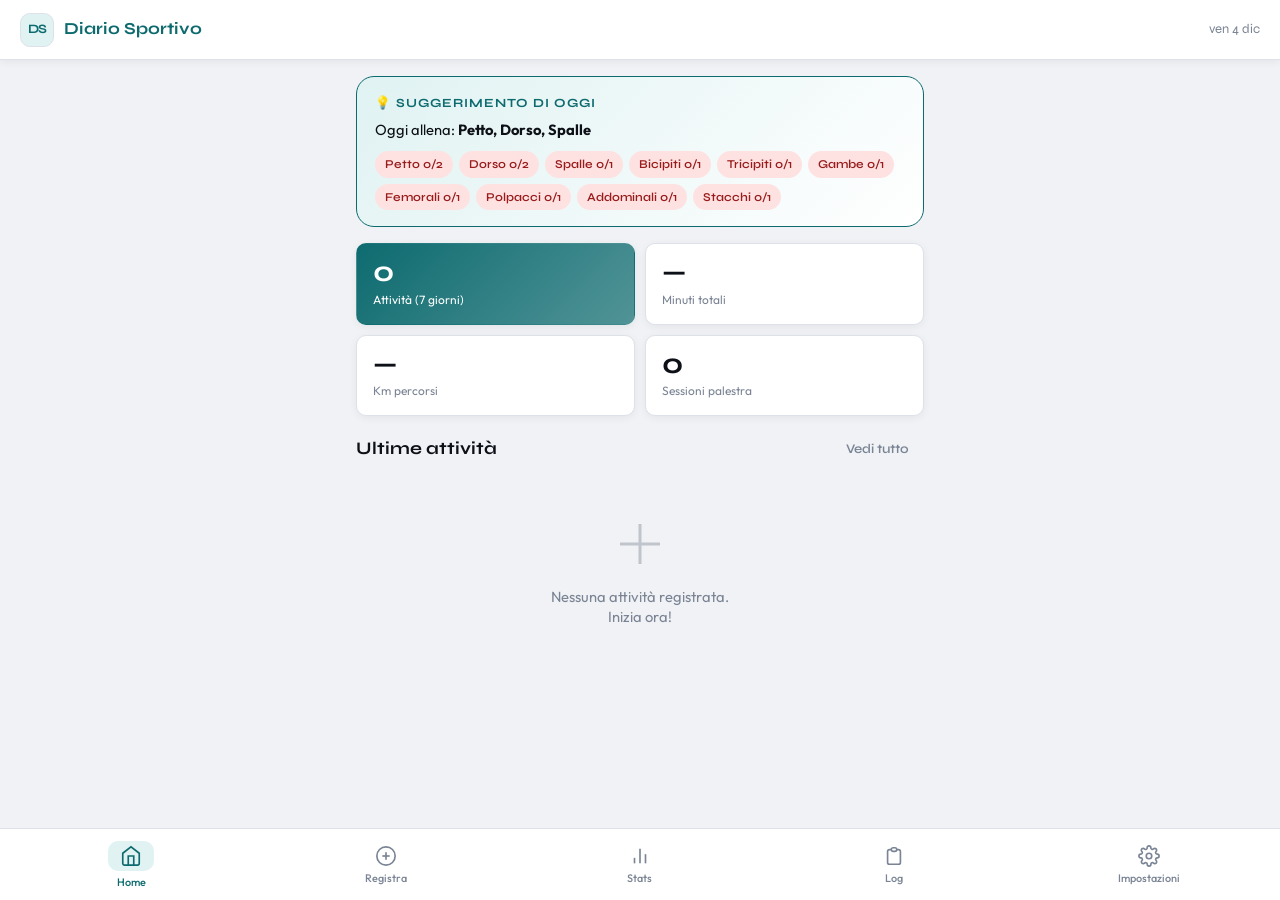
<file: index.html>
<!DOCTYPE html>
<html lang="it">
<head>
  <meta charset="UTF-8" />
  <meta name="viewport" content="width=device-width, initial-scale=1.0, viewport-fit=cover" />
  <title>Diario Sportivo di Igor</title>
  <meta name="description" content="PWA personale per registrare attività sportive, statistiche e log." />
  <meta name="theme-color" content="#0d6b6f" media="(prefers-color-scheme: light)" />
  <meta name="theme-color" content="#080c12"  media="(prefers-color-scheme: dark)" />
  <meta name="mobile-web-app-capable" content="yes" />
  <meta name="apple-mobile-web-app-capable" content="yes" />
  <meta name="apple-mobile-web-app-status-bar-style" content="black-translucent" />
  <meta name="apple-mobile-web-app-title" content="Diario Sportivo" />

  <link rel="manifest" href="./manifest.webmanifest" />
  <link rel="apple-touch-icon" href="./icons/icon-192.png" />
  <link rel="stylesheet" href="./assets/css/main.css" />
</head>
<body>

<div class="app-shell">

  <!-- HEADER -->
  <header class="app-header">
    <div class="header-logo">
      <div class="header-logo-icon">DS</div>
      <span id="header-title">Diario Sportivo</span>
    </div>
    <div class="header-right">
      <span class="header-date" id="header-date"></span>
    </div>
  </header>

  <!-- VIEWS -->
  <main>

    <!-- HOME -->
    <section id="view-home" class="view active">
      <div class="empty-state" style="padding-top:60px">
        <svg viewBox="0 0 24 24" fill="none" stroke="currentColor" stroke-width="1.5"><circle cx="12" cy="12" r="10"/><path d="M12 6v6l4 2"/></svg>
        <p>Caricamento…</p>
      </div>
    </section>

    <!-- REGISTRA -->
    <section id="view-register" class="view">
      <div class="empty-state" style="padding-top:60px">
        <p>Caricamento…</p>
      </div>
    </section>

    <!-- STATISTICHE -->
    <section id="view-stats" class="view">
      <div class="empty-state" style="padding-top:60px">
        <p>Caricamento…</p>
      </div>
    </section>

    <!-- LOG -->
    <section id="view-log" class="view">
      <div class="empty-state" style="padding-top:60px">
        <p>Caricamento…</p>
      </div>
    </section>

    <!-- IMPOSTAZIONI -->
    <section id="view-settings" class="view">
      <div class="empty-state" style="padding-top:60px">
        <p>Caricamento…</p>
      </div>
    </section>

  </main>

  <!-- BOTTOM NAV -->
  <nav class="bottom-nav">

    <button class="nav-btn active" data-view="home">
      <div class="nav-icon-wrap">
        <svg viewBox="0 0 24 24" fill="none" stroke="currentColor"><path d="M3 9l9-7 9 7v11a2 2 0 01-2 2H5a2 2 0 01-2-2z"/><polyline points="9 22 9 12 15 12 15 22"/></svg>
      </div>
      <span>Home</span>
    </button>

    <button class="nav-btn" data-view="register">
      <div class="nav-icon-wrap">
        <svg viewBox="0 0 24 24" fill="none" stroke="currentColor"><circle cx="12" cy="12" r="10"/><line x1="12" y1="8" x2="12" y2="16"/><line x1="8" y1="12" x2="16" y2="12"/></svg>
      </div>
      <span>Registra</span>
    </button>

    <button class="nav-btn" data-view="stats">
      <div class="nav-icon-wrap">
        <svg viewBox="0 0 24 24" fill="none" stroke="currentColor"><line x1="18" y1="20" x2="18" y2="10"/><line x1="12" y1="20" x2="12" y2="4"/><line x1="6" y1="20" x2="6" y2="14"/></svg>
      </div>
      <span>Stats</span>
    </button>

    <button class="nav-btn" data-view="log">
      <div class="nav-icon-wrap">
        <svg viewBox="0 0 24 24" fill="none" stroke="currentColor"><path d="M9 5H7a2 2 0 00-2 2v12a2 2 0 002 2h10a2 2 0 002-2V7a2 2 0 00-2-2h-2M9 5a2 2 0 002 2h2a2 2 0 002-2M9 5a2 2 0 012-2h2a2 2 0 012 2"/></svg>
      </div>
      <span>Log</span>
    </button>

    <button class="nav-btn" data-view="settings">
      <div class="nav-icon-wrap">
        <svg viewBox="0 0 24 24" fill="none" stroke="currentColor"><circle cx="12" cy="12" r="3"/><path d="M19.4 15a1.65 1.65 0 00.33 1.82l.06.06a2 2 0 010 2.83 2 2 0 01-2.83 0l-.06-.06a1.65 1.65 0 00-1.82-.33 1.65 1.65 0 00-1 1.51V21a2 2 0 01-2 2 2 2 0 01-2-2v-.09A1.65 1.65 0 009 19.4a1.65 1.65 0 00-1.82.33l-.06.06a2 2 0 01-2.83 0 2 2 0 010-2.83l.06-.06A1.65 1.65 0 004.68 15a1.65 1.65 0 00-1.51-1H3a2 2 0 01-2-2 2 2 0 012-2h.09A1.65 1.65 0 004.6 9a1.65 1.65 0 00-.33-1.82l-.06-.06a2 2 0 010-2.83 2 2 0 012.83 0l.06.06A1.65 1.65 0 009 4.68a1.65 1.65 0 001-1.51V3a2 2 0 012-2 2 2 0 012 2v.09a1.65 1.65 0 001 1.51 1.65 1.65 0 001.82-.33l.06-.06a2 2 0 012.83 0 2 2 0 010 2.83l-.06.06A1.65 1.65 0 0019.4 9a1.65 1.65 0 001.51 1H21a2 2 0 012 2 2 2 0 01-2 2h-.09a1.65 1.65 0 00-1.51 1z"/></svg>
      </div>
      <span>Impostazioni</span>
    </button>

  </nav>

</div>

<!-- Toast -->
<div class="toast" id="toast"></div>

<!-- App JS (ES modules) -->
<script type="module" src="./assets/js/app.js"></script>

</body>
</html>
</file>
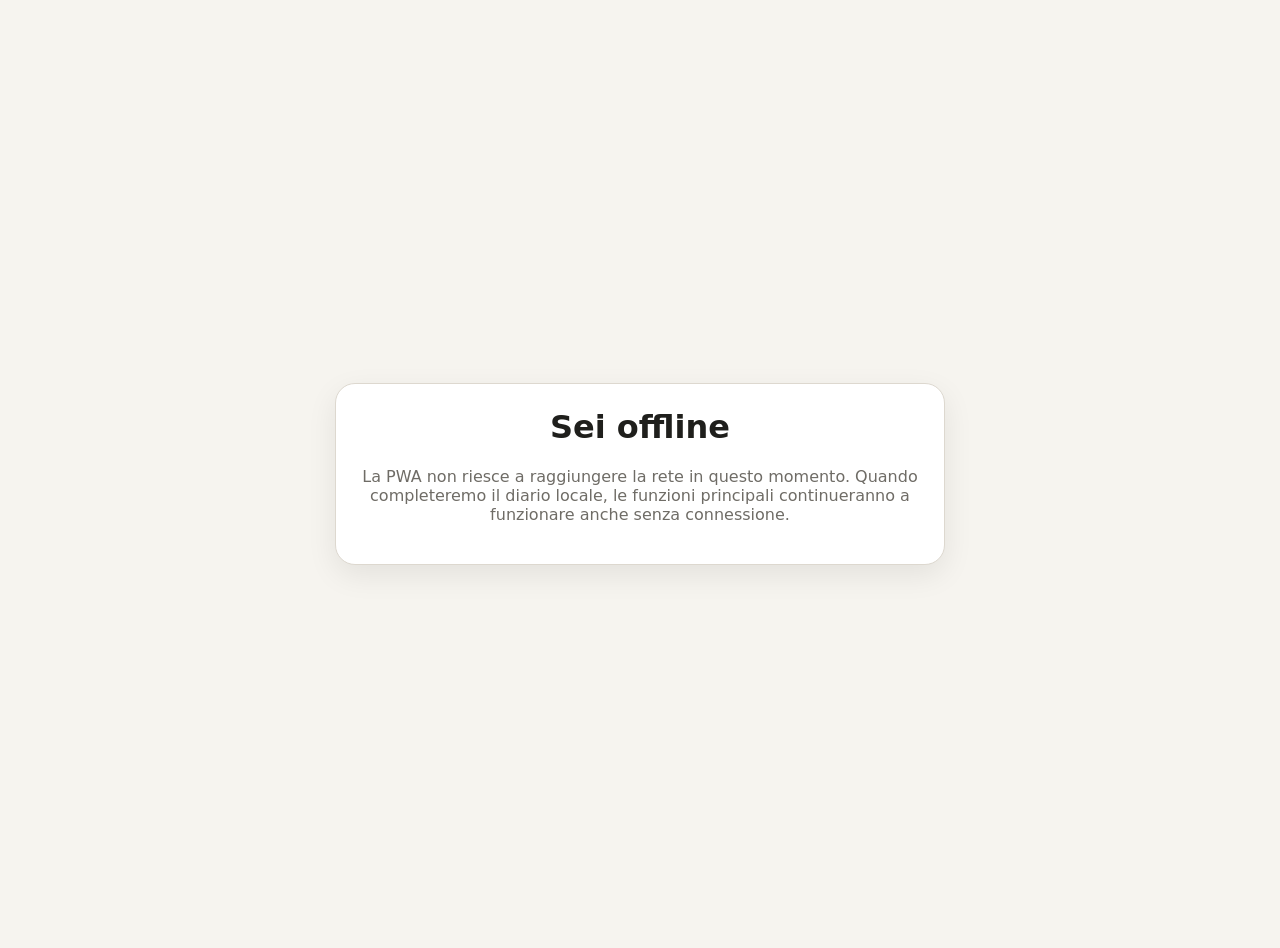
<file: offline.html>
<!DOCTYPE html>
<html lang="it">
<head>
  <meta charset="UTF-8" />
  <meta name="viewport" content="width=device-width, initial-scale=1.0" />
  <title>Offline - Diario Sportivo di Igor</title>
  <style>
    body {
      margin: 0;
      font-family: Inter, system-ui, sans-serif;
      background: #f6f4ef;
      color: #1f1f1c;
      display: grid;
      place-items: center;
      min-height: 100vh;
      padding: 24px;
    }
    .card {
      max-width: 560px;
      background: white;
      border: 1px solid #ddd8cf;
      border-radius: 20px;
      padding: 24px;
      text-align: center;
      box-shadow: 0 10px 30px rgba(0,0,0,0.08);
    }
    h1 { margin-top: 0; }
    p { color: #6f6c66; }
  </style>
</head>
<body>
  <div class="card">
    <h1>Sei offline</h1>
    <p>La PWA non riesce a raggiungere la rete in questo momento. Quando completeremo il diario locale, le funzioni principali continueranno a funzionare anche senza connessione.</p>
  </div>
</body>
</html>
</file>
<file: assets/css/main.css>
/* =============================================
   DIARIO SPORTIVO DI IGOR — main.css
   Font: Space Grotesk (display) + DM Sans (body)
   Tema: dark navy neon-teal, adattivo chiaro/scuro
   ============================================= */

@import url('https://fonts.googleapis.com/css2?family=Syne:wght@500;600;700;800&family=Outfit:wght@300;400;500;600&display=swap');

/* ---- VARIABILI ---- */
:root {
  --bg:           #f0f2f5;
  --bg2:          #e4e8ed;
  --card:         #ffffff;
  --card2:        #f7f9fb;
  --text:         #0d1117;
  --text2:        #3a4250;
  --muted:        #7a8494;
  --primary:      #0d6b6f;
  --primary-lt:   #e0f2f2;
  --primary-glow: rgba(13,107,111,0.18);
  --accent:       #00d4e0;
  --accent2:      #ff6b35;
  --border:       #dde2ea;
  --shadow-sm:    0 2px 8px rgba(0,0,0,0.06);
  --shadow:       0 8px 24px rgba(0,0,0,0.09);
  --shadow-lg:    0 16px 48px rgba(0,0,0,0.13);
  --radius-sm:    10px;
  --radius:       18px;
  --radius-lg:    26px;
  --font-display: 'Syne', system-ui, sans-serif;
  --font-body:    'Outfit', system-ui, sans-serif;
  --nav-h:        72px;
  --header-h:     60px;
}

@media (prefers-color-scheme: dark) {
  :root {
    --bg:           #080c12;
    --bg2:          #0d1117;
    --card:         #131920;
    --card2:        #1a2230;
    --text:         #e8edf5;
    --text2:        #a0aab8;
    --muted:        #5a6475;
    --primary:      #00d4e0;
    --primary-lt:   #0d2a2c;
    --primary-glow: rgba(0,212,224,0.15);
    --accent:       #00d4e0;
    --accent2:      #ff8c5a;
    --border:       #1e2a38;
    --shadow-sm:    0 2px 8px rgba(0,0,0,0.25);
    --shadow:       0 8px 24px rgba(0,0,0,0.35);
    --shadow-lg:    0 16px 48px rgba(0,0,0,0.5);
  }
}

/* ---- RESET ---- */
*, *::before, *::after { box-sizing: border-box; margin: 0; padding: 0; }
html { scroll-behavior: smooth; -webkit-tap-highlight-color: transparent; }

body {
  font-family: var(--font-body);
  background: var(--bg);
  color: var(--text);
  line-height: 1.55;
  min-height: 100dvh;
  overflow-x: hidden;
}

/* ---- LAYOUT ---- */
.app-shell {
  display: flex;
  flex-direction: column;
  min-height: 100dvh;
}

.view {
  display: none;
  flex: 1;
  padding: calc(var(--header-h) + 16px) 16px calc(var(--nav-h) + 16px);
  max-width: 600px;
  margin: 0 auto;
  width: 100%;
  animation: fadeIn 0.25s ease;
}
.view.active { display: block; }

@keyframes fadeIn {
  from { opacity: 0; transform: translateY(6px); }
  to   { opacity: 1; transform: translateY(0); }
}

/* ---- HEADER ---- */
.app-header {
  position: fixed;
  top: 0; left: 0; right: 0;
  z-index: 100;
  height: var(--header-h);
  display: flex;
  align-items: center;
  padding: 0 20px;
  background: var(--card);
  border-bottom: 1px solid var(--border);
  backdrop-filter: blur(12px);
  -webkit-backdrop-filter: blur(12px);
  box-shadow: var(--shadow-sm);
}

.header-logo {
  display: flex;
  align-items: center;
  gap: 10px;
  font-family: var(--font-display);
  font-weight: 700;
  font-size: 1.05rem;
  color: var(--primary);
  text-decoration: none;
}

.header-logo-icon {
  width: 34px;
  height: 34px;
  border-radius: 10px;
  background: var(--primary-lt);
  border: 1px solid var(--border);
  display: grid;
  place-items: center;
  font-size: 0.8rem;
  font-weight: 700;
  color: var(--primary);
  letter-spacing: -0.5px;
}

.header-right {
  margin-left: auto;
  display: flex;
  align-items: center;
  gap: 10px;
}

.header-date {
  font-size: 0.82rem;
  color: var(--muted);
  font-family: var(--font-display);
}

/* ---- NAV FOOTER ---- */
.bottom-nav {
  position: fixed;
  bottom: 0; left: 0; right: 0;
  z-index: 100;
  height: var(--nav-h);
  display: grid;
  grid-template-columns: repeat(5, 1fr);
  background: var(--card);
  border-top: 1px solid var(--border);
  backdrop-filter: blur(12px);
  -webkit-backdrop-filter: blur(12px);
  padding: 0 4px;
  padding-bottom: env(safe-area-inset-bottom, 0px);
}

.nav-btn {
  display: flex;
  flex-direction: column;
  align-items: center;
  justify-content: center;
  gap: 4px;
  border: none;
  background: none;
  cursor: pointer;
  color: var(--muted);
  font-family: var(--font-body);
  font-size: 0.68rem;
  font-weight: 500;
  padding: 8px 4px;
  border-radius: var(--radius-sm);
  transition: color 0.2s, background 0.2s;
  -webkit-tap-highlight-color: transparent;
}

.nav-btn svg { width: 22px; height: 22px; stroke-width: 1.8; }

.nav-btn.active {
  color: var(--primary);
}

.nav-btn.active .nav-icon-wrap {
  background: var(--primary-lt);
  border-radius: 10px;
  padding: 4px 12px;
}

.nav-icon-wrap {
  display: flex;
  align-items: center;
  justify-content: center;
  transition: background 0.2s, padding 0.2s;
}

/* ---- CARDS ---- */
.card {
  background: var(--card);
  border: 1px solid var(--border);
  border-radius: var(--radius);
  padding: 18px;
  box-shadow: var(--shadow-sm);
}

.card + .card { margin-top: 12px; }

.card-title {
  font-family: var(--font-display);
  font-size: 0.75rem;
  font-weight: 600;
  text-transform: uppercase;
  letter-spacing: 0.08em;
  color: var(--muted);
  margin-bottom: 12px;
}

/* ---- KPI GRID ---- */
.kpi-grid {
  display: grid;
  grid-template-columns: repeat(2, 1fr);
  gap: 10px;
  margin-bottom: 16px;
}

.kpi-card {
  background: var(--card);
  border: 1px solid var(--border);
  border-radius: var(--radius-sm);
  padding: 14px 16px;
  box-shadow: var(--shadow-sm);
}

.kpi-value {
  font-family: var(--font-display);
  font-size: 1.8rem;
  font-weight: 700;
  color: var(--text);
  line-height: 1;
}

.kpi-label {
  font-size: 0.75rem;
  color: var(--muted);
  margin-top: 4px;
}

.kpi-card.accent-card {
  background: linear-gradient(135deg, var(--primary), color-mix(in srgb, var(--primary) 70%, transparent));
  border-color: transparent;
}

.kpi-card.accent-card .kpi-value,
.kpi-card.accent-card .kpi-label {
  color: white;
}

/* ---- SPORT BUTTONS (Registra) ---- */
.sport-grid {
  display: grid;
  grid-template-columns: repeat(2, 1fr);
  gap: 12px;
  margin-top: 8px;
}

.sport-btn {
  display: flex;
  flex-direction: column;
  align-items: center;
  gap: 10px;
  padding: 20px 12px;
  background: var(--card);
  border: 1px solid var(--border);
  border-radius: var(--radius);
  cursor: pointer;
  transition: all 0.2s;
  box-shadow: var(--shadow-sm);
  -webkit-tap-highlight-color: transparent;
}

.sport-btn:active {
  transform: scale(0.97);
  box-shadow: none;
}

.sport-icon {
  width: 52px;
  height: 52px;
  border-radius: 16px;
  background: var(--primary-lt);
  display: grid;
  place-items: center;
  color: var(--primary);
}

.sport-icon svg { width: 26px; height: 26px; }

.sport-label {
  font-family: var(--font-display);
  font-size: 0.9rem;
  font-weight: 600;
  color: var(--text);
}

/* ---- FORM ---- */
.form-section {
  display: none;
}
.form-section.active {
  display: block;
  animation: fadeIn 0.2s ease;
}

.form-group {
  margin-bottom: 16px;
}

.form-label {
  display: block;
  font-size: 0.82rem;
  font-weight: 500;
  color: var(--text2);
  margin-bottom: 6px;
  font-family: var(--font-display);
}

.form-input,
.form-select,
.form-textarea {
  width: 100%;
  padding: 12px 14px;
  background: var(--card2);
  border: 1px solid var(--border);
  border-radius: var(--radius-sm);
  color: var(--text);
  font-family: var(--font-body);
  font-size: 0.95rem;
  transition: border-color 0.2s, box-shadow 0.2s;
  outline: none;
  -webkit-appearance: none;
}

.form-input:focus,
.form-select:focus,
.form-textarea:focus {
  border-color: var(--primary);
  box-shadow: 0 0 0 3px var(--primary-glow);
}

.form-textarea {
  resize: vertical;
  min-height: 80px;
}

.form-row {
  display: grid;
  grid-template-columns: 1fr 1fr;
  gap: 12px;
}

/* ---- MUSCLE GROUPS ---- */
.muscle-grid {
  display: flex;
  flex-wrap: wrap;
  gap: 8px;
}

.muscle-chip {
  padding: 8px 14px;
  border: 1px solid var(--border);
  border-radius: 999px;
  font-size: 0.85rem;
  font-weight: 500;
  cursor: pointer;
  background: var(--card2);
  color: var(--text2);
  transition: all 0.15s;
  -webkit-tap-highlight-color: transparent;
  font-family: var(--font-display);
}

.muscle-chip.selected {
  background: var(--primary-lt);
  border-color: var(--primary);
  color: var(--primary);
  font-weight: 600;
}

/* ---- BTN ---- */
.btn {
  display: inline-flex;
  align-items: center;
  justify-content: center;
  gap: 8px;
  padding: 14px 20px;
  border-radius: 999px;
  font-family: var(--font-display);
  font-size: 0.95rem;
  font-weight: 600;
  cursor: pointer;
  border: 1px solid var(--border);
  background: var(--card);
  color: var(--text);
  box-shadow: var(--shadow-sm);
  transition: all 0.2s;
  -webkit-tap-highlight-color: transparent;
  text-decoration: none;
}

.btn:active { transform: scale(0.97); }

.btn-primary {
  background: var(--primary);
  color: white;
  border-color: var(--primary);
  box-shadow: 0 4px 16px var(--primary-glow);
}

.btn-full { width: 100%; }

.btn-sm {
  padding: 8px 14px;
  font-size: 0.82rem;
}

.btn-ghost {
  background: transparent;
  border-color: transparent;
  box-shadow: none;
  color: var(--muted);
}

/* ---- ACTIVITY LOG LIST ---- */
.activity-list {
  display: flex;
  flex-direction: column;
  gap: 10px;
}

.activity-item {
  display: flex;
  align-items: center;
  gap: 14px;
  padding: 14px 16px;
  background: var(--card);
  border: 1px solid var(--border);
  border-radius: var(--radius-sm);
  box-shadow: var(--shadow-sm);
}

.activity-icon {
  width: 42px;
  height: 42px;
  border-radius: 12px;
  background: var(--primary-lt);
  display: grid;
  place-items: center;
  flex-shrink: 0;
  color: var(--primary);
}

.activity-icon svg { width: 20px; height: 20px; }

.activity-body { flex: 1; min-width: 0; }

.activity-title {
  font-family: var(--font-display);
  font-weight: 600;
  font-size: 0.9rem;
  white-space: nowrap;
  overflow: hidden;
  text-overflow: ellipsis;
}

.activity-meta {
  font-size: 0.78rem;
  color: var(--muted);
  margin-top: 2px;
}

.activity-actions {
  display: flex;
  gap: 4px;
}

.icon-btn {
  width: 32px;
  height: 32px;
  border-radius: 8px;
  border: none;
  background: var(--card2);
  cursor: pointer;
  display: grid;
  place-items: center;
  color: var(--muted);
  transition: all 0.15s;
  -webkit-tap-highlight-color: transparent;
}

.icon-btn:active { background: var(--border); }
.icon-btn svg { width: 15px; height: 15px; }

/* ---- SUGGESTION BOX ---- */
.suggestion-box {
  background: linear-gradient(135deg, var(--primary-lt), var(--card));
  border: 1px solid var(--primary);
  border-radius: var(--radius);
  padding: 16px 18px;
  margin-bottom: 16px;
}

.suggestion-title {
  font-family: var(--font-display);
  font-size: 0.78rem;
  font-weight: 700;
  text-transform: uppercase;
  letter-spacing: 0.08em;
  color: var(--primary);
  margin-bottom: 8px;
}

.suggestion-text {
  font-size: 0.92rem;
  color: var(--text);
  line-height: 1.4;
}

.muscle-status-list {
  display: flex;
  flex-wrap: wrap;
  gap: 6px;
  margin-top: 10px;
}

.muscle-status-chip {
  padding: 4px 10px;
  border-radius: 999px;
  font-size: 0.75rem;
  font-weight: 600;
  font-family: var(--font-display);
}

.muscle-status-ok   { background: #d1fae5; color: #065f46; }
.muscle-status-warn { background: #fef3c7; color: #92400e; }
.muscle-status-crit { background: #fee2e2; color: #991b1b; }

@media (prefers-color-scheme: dark) {
  .muscle-status-ok   { background: #064e3b; color: #6ee7b7; }
  .muscle-status-warn { background: #451a03; color: #fcd34d; }
  .muscle-status-crit { background: #450a0a; color: #fca5a5; }
}

/* ---- SECTION HEADER ---- */
.section-header {
  display: flex;
  align-items: center;
  justify-content: space-between;
  margin-bottom: 14px;
}

.section-title {
  font-family: var(--font-display);
  font-size: 1.1rem;
  font-weight: 700;
  color: var(--text);
}

/* ---- STATS CHART WRAPPER ---- */
.chart-wrap {
  position: relative;
  height: 180px;
  margin: 10px 0;
}

/* ---- FILTERS ---- */
.filter-row {
  display: flex;
  gap: 8px;
  flex-wrap: wrap;
  margin-bottom: 16px;
}

.filter-chip {
  padding: 7px 14px;
  border: 1px solid var(--border);
  border-radius: 999px;
  font-size: 0.82rem;
  font-weight: 500;
  cursor: pointer;
  background: var(--card);
  color: var(--muted);
  font-family: var(--font-display);
  transition: all 0.15s;
  -webkit-tap-highlight-color: transparent;
}

.filter-chip.active {
  background: var(--primary-lt);
  border-color: var(--primary);
  color: var(--primary);
  font-weight: 600;
}

/* ---- EMPTY STATE ---- */
.empty-state {
  text-align: center;
  padding: 40px 20px;
  color: var(--muted);
}

.empty-state svg {
  width: 48px;
  height: 48px;
  margin-bottom: 12px;
  opacity: 0.4;
}

.empty-state p {
  font-size: 0.92rem;
  line-height: 1.4;
}

/* ---- TOAST ---- */
.toast {
  position: fixed;
  bottom: calc(var(--nav-h) + 16px);
  left: 50%;
  transform: translateX(-50%) translateY(20px);
  background: var(--text);
  color: var(--bg);
  padding: 12px 20px;
  border-radius: 999px;
  font-size: 0.88rem;
  font-weight: 500;
  font-family: var(--font-display);
  box-shadow: var(--shadow-lg);
  opacity: 0;
  transition: all 0.3s;
  pointer-events: none;
  white-space: nowrap;
  z-index: 200;
}

.toast.show {
  opacity: 1;
  transform: translateX(-50%) translateY(0);
}

/* ---- MODAL ---- */
.modal-overlay {
  display: none;
  position: fixed;
  inset: 0;
  background: rgba(0,0,0,0.5);
  z-index: 300;
  align-items: flex-end;
  justify-content: center;
}

.modal-overlay.open {
  display: flex;
  animation: fadeIn 0.2s ease;
}

.modal-sheet {
  background: var(--card);
  border-radius: var(--radius-lg) var(--radius-lg) 0 0;
  padding: 24px 20px 40px;
  width: 100%;
  max-width: 600px;
  max-height: 80dvh;
  overflow-y: auto;
  animation: slideUp 0.3s ease;
}

@keyframes slideUp {
  from { transform: translateY(100%); }
  to   { transform: translateY(0); }
}

.modal-handle {
  width: 40px;
  height: 4px;
  background: var(--border);
  border-radius: 2px;
  margin: 0 auto 20px;
}

.modal-title {
  font-family: var(--font-display);
  font-size: 1.15rem;
  font-weight: 700;
  margin-bottom: 18px;
}

/* ---- SETTINGS ---- */
.settings-group {
  margin-bottom: 24px;
}

.settings-group-title {
  font-family: var(--font-display);
  font-size: 0.72rem;
  font-weight: 700;
  text-transform: uppercase;
  letter-spacing: 0.1em;
  color: var(--muted);
  margin-bottom: 10px;
  padding: 0 4px;
}

.settings-item {
  display: flex;
  align-items: center;
  justify-content: space-between;
  padding: 14px 16px;
  background: var(--card);
  border: 1px solid var(--border);
  border-radius: var(--radius-sm);
  margin-bottom: 8px;
  cursor: pointer;
  transition: background 0.15s;
}

.settings-item:active { background: var(--card2); }

.settings-item-label {
  font-size: 0.92rem;
  font-weight: 500;
}

.settings-item-sub {
  font-size: 0.78rem;
  color: var(--muted);
  margin-top: 2px;
}

/* ---- DIVIDER ---- */
.divider {
  height: 1px;
  background: var(--border);
  margin: 20px 0;
}

/* ---- BADGE ---- */
.badge {
  display: inline-flex;
  align-items: center;
  padding: 3px 8px;
  border-radius: 999px;
  font-size: 0.7rem;
  font-weight: 700;
  font-family: var(--font-display);
  letter-spacing: 0.03em;
}

.badge-primary { background: var(--primary-lt); color: var(--primary); }
.badge-warn    { background: #fef3c7; color: #92400e; }
.badge-ok      { background: #d1fae5; color: #065f46; }

@media (prefers-color-scheme: dark) {
  .badge-warn { background: #451a03; color: #fcd34d; }
  .badge-ok   { background: #064e3b; color: #6ee7b7; }
}

/* ---- SCROLLBAR ---- */
::-webkit-scrollbar { width: 4px; }
::-webkit-scrollbar-track { background: transparent; }
::-webkit-scrollbar-thumb { background: var(--border); border-radius: 2px; }

/* ---- UTILITY ---- */
.mt-0  { margin-top: 0; }
.mt-8  { margin-top: 8px; }
.mt-16 { margin-top: 16px; }
.mt-24 { margin-top: 24px; }
.mb-8  { margin-bottom: 8px; }
.mb-16 { margin-bottom: 16px; }
.text-muted { color: var(--muted); font-size: 0.85rem; }
.text-center { text-align: center; }
.flex-between { display: flex; align-items: center; justify-content: space-between; }
</file>
